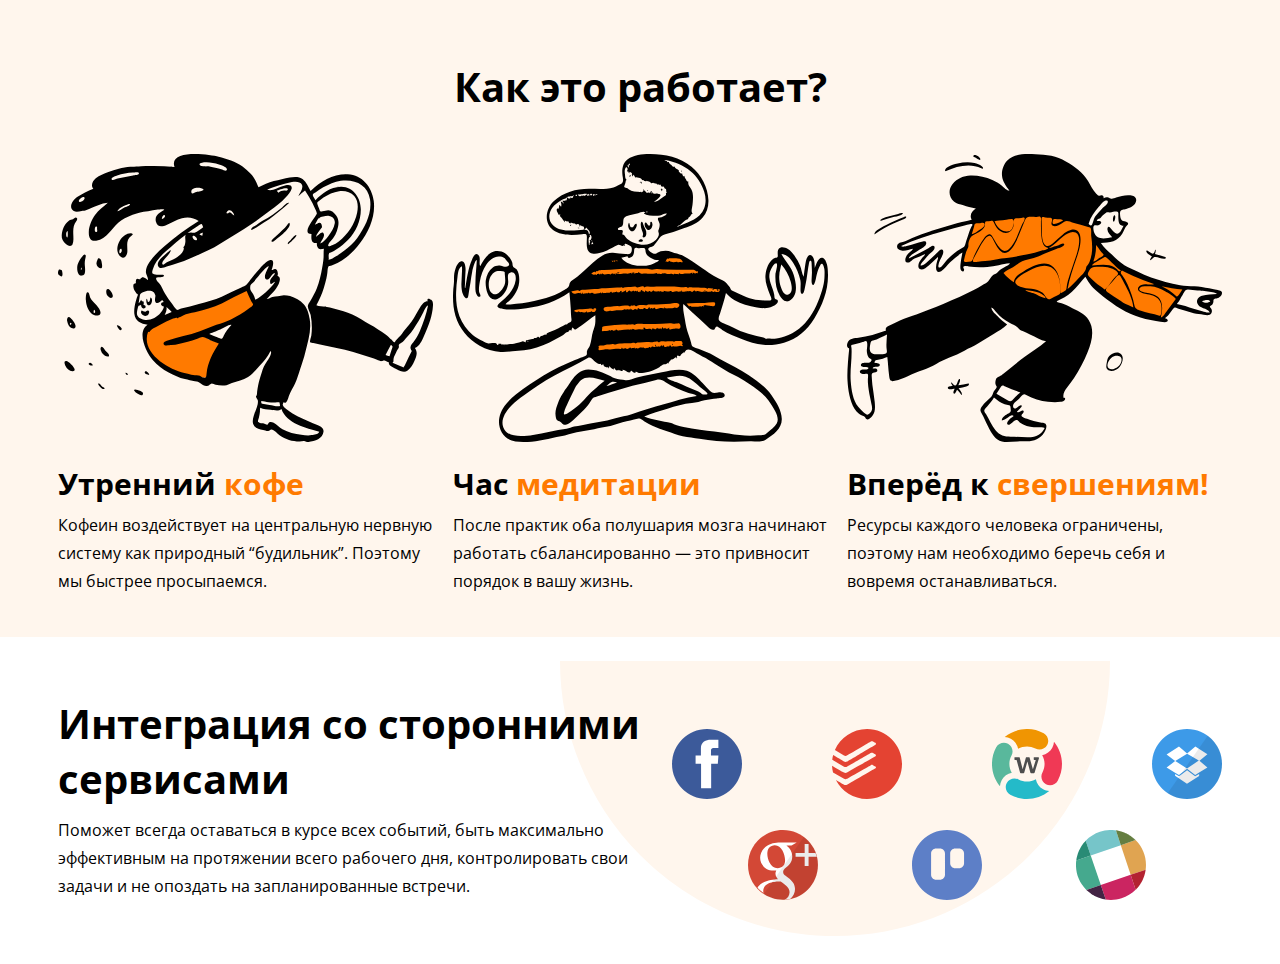
<file: 02_svg/index.html>
<!DOCTYPE html>
<html lang="ru">
<head>
  <meta charset="UTF-8">
  <meta name="viewport" content="width=device-width, initial-scale=1.0">

  <link rel="stylesheet" href="style.css">
  <title>SVG</title>
</head>
<body class="page">
  <main>
    <div class="container container__top">
      <h1 class="title">Как это работает?</h1>
      <ul class="cards">
        <li class="card">
          <div class="card__img">
            <svg width="375" height="288">
              <use xlink:href="simbol.svg#coffee"></use>
            </svg>
          </div>
          <div class="card__descr">
            <p class="card__title">Утренний <span class="card__title-accent">кофе</span></p>
            <p class="card__caption">
              Кофеин воздействует на центральную нервную систему как природный “будильник”. Поэтому мы быстрее просыпаемся.
            </p>
          </div>
        </li>
        <li class="card">
          <div class="card__img">
            <svg width="375" height="288">
              <use xlink:href="simbol.svg#meditation"></use>
            </svg>
          </div>
          <div class="card__descr">
            <p class="card__title">Час <span class="card__title-accent">медитации</span></p>
            <p class="card__caption">
              После практик оба полушария мозга начинают работать сбалансированно — это привносит порядок в вашу жизнь.
            </p>
          </div>
        </li>
        <li class="card">
          <div class="card__img">
            <svg width="375" height="288">
              <use xlink:href="simbol.svg#forward"></use>
            </svg>
          </div>
          <div class="card__descr">
            <p class="card__title">Вперёд к <span class="card__title-accent">свершениям!</span></p>
            <p class="card__caption">
              Ресурсы каждого человека ограничены, поэтому нам необходимо беречь себя и вовремя останавливаться.
            </p>
          </div>
        </li>
      </ul>
    </div>


    <div class="container container__bottom">
      <div class="integration">
        <div class="integration__left">
          <h2 class="integration__title">
            Интеграция со сторонними сервисами
          </h2>
          <p class="integration__descr">
            Поможет всегда оставаться в курсе всех событий, быть максимально эффективным на протяжении всего рабочего дня, контролировать свои задачи и не опоздать на запланированные встречи.
          </p>
        </div>
        <div class="integration__right">
          <div class="integration__soc">
            <div class="integration__soc-top">
              <svg class="icon-top" width="70" height="70">
                <use xlink:href="simbol.svg#facebook"></use>
              </svg>
              <svg class="icon-top" width="70" height="70">
                <use xlink:href="simbol.svg#trello-plain-logo"></use>
              </svg>
              <svg class="icon-top" width="70" height="70">
                <use xlink:href="simbol.svg#worklio"></use>
              </svg>
              <svg class="icon-top" width="70" height="70">
                <use xlink:href="simbol.svg#dropbox"></use>
              </svg>
            </div>
            <div class="integration__soc-bottom">
              <svg class="icon-btm" width="70" height="70">
                <use xlink:href="simbol.svg#google"></use>
              </svg>
              <svg class="icon-btm" width="70" height="70">
                <use xlink:href="simbol.svg#trello-plain"></use>
              </svg>
              <svg class="icon-btm" width="70" height="70">
                <use xlink:href="simbol.svg#slack"></use>
              </svg>
            </div>
          </div>
        </div>
      </div>
    </div>
  </main>
</body>
</html>
</file>
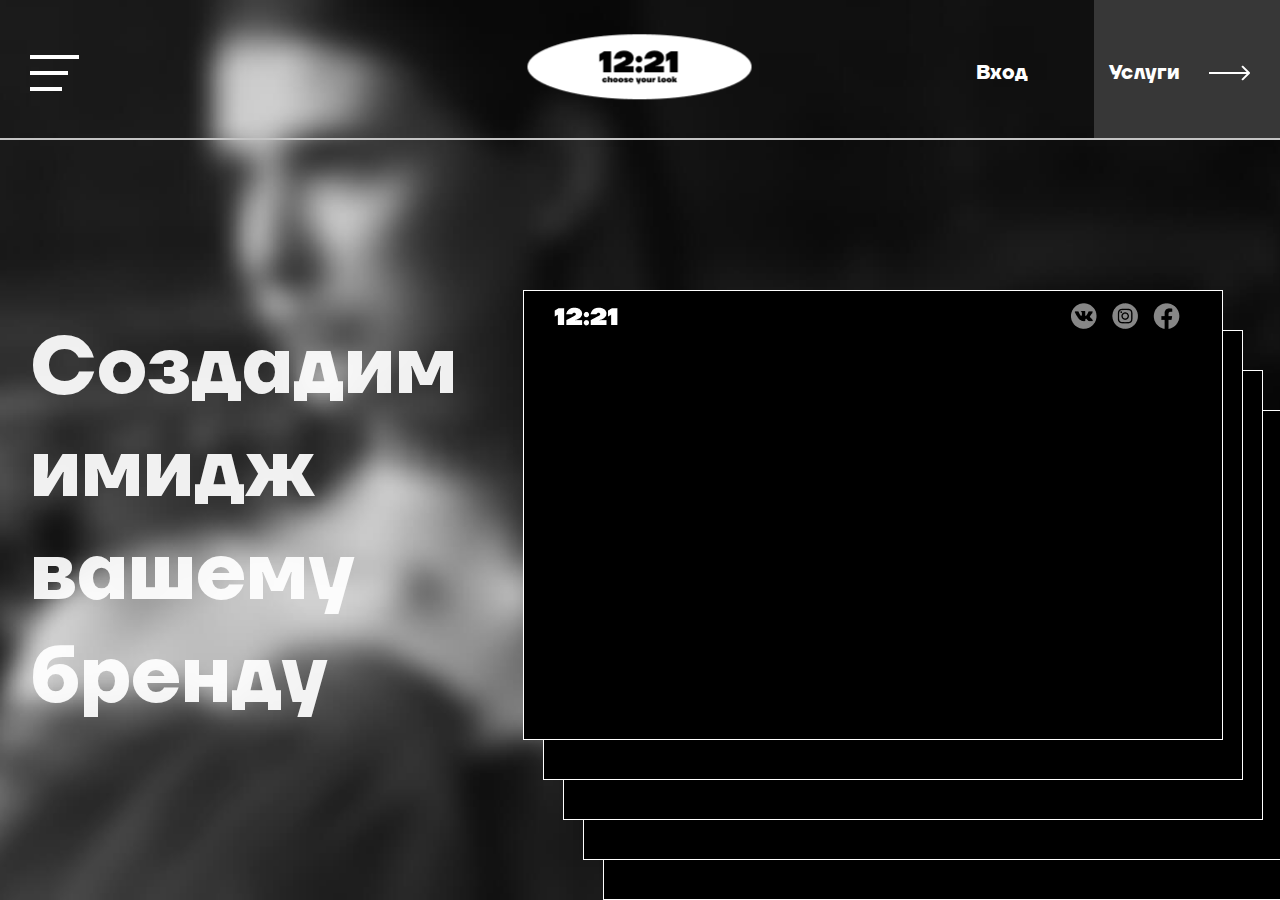
<file: 03_js-animation/index.html>
<!DOCTYPE html>
<html lang="ru">

<head>
  <meta charset="UTF-8">
  <meta name="viewport" content="width=device-width, initial-scale=1.0">
  <title>Animation</title>
  <link rel="stylesheet" href="css/normalize.css">
  <link rel="stylesheet" href="css/style.css">

  <script defer src="https://cdnjs.cloudflare.com/ajax/libs/gsap/3.12.5/gsap.min.js"></script>
  <script defer src="main.js"></script>
</head>

<body>
  <div class="site">
		<div class="menu">
			<div class="menu__top">
        <div class="container">
          <button class="close btn-reset" aria-label="Закрыть меню"></button>
        </div>
      </div>
      <div class="menu__wrapper">
        <div class="container menu__container">
          <div class="menu__left">
            <nav class="nav menu__nav" title="Главное меню">
              <ul class="nav__list list-reset">
                <li class="nav__item"><a href="#" class="nav__link">О нас</a></li>
                <li class="nav__item"><a href="#" class="nav__link">Портфолио</a></li>
                <li class="nav__item"><a href="#" class="nav__link">Создание стратегии</a></li>
                <li class="nav__item"><a href="#" class="nav__link">Фотосъёмка</a></li>
                <li class="nav__item"><a href="#" class="nav__link">Ретушь</a></li>
                <li class="nav__item"><a href="#" class="nav__link">Аренда студии</a></li>
                <li class="nav__item"><a href="#" class="nav__link">Контакты</a></li>
              </ul>
            </nav>
            <ul class="social list-reset">
              <li class="social__item"><a href="#" class="social__link social__link--vk" aria-label="Перейти во Вконтакте"></a></li>
              <li class="social__item"><a href="#" class="social__link social__link--insta" aria-label="Перейти в Инстаграм"></a></li>
              <li class="social__item"><a href="#" class="social__link social__link--fb" aria-label="Перейти в Фейсбук"></a></li>
            </ul>
          </div>
          <div class="menu__right">
            <div class="sub-menu">
              <h3 class="sub-menu__title">Кейсы</h3>
              <ul class="sub-menu__list list-reset">
                <li class="sub-menu__item"><a href="#" class="sub-menu__link">Уста к устам</a></li>
                <li class="sub-menu__item"><a href="#" class="sub-menu__link">Zara</a></li>
                <li class="sub-menu__item"><a href="#" class="sub-menu__link">New Balance</a></li>
                <li class="sub-menu__item"><a href="#" class="sub-menu__link">Levi`s</a></li>
                <li class="sub-menu__item"><a href="#" class="sub-menu__link">Rains</a></li>
                <li class="sub-menu__item"><a href="#" class="sub-menu__link">Abercrombie & Fitch</a></li>
                <li class="sub-menu__item"><a href="#" class="sub-menu__link">Massimo Dutti</a></li>
              </ul>
            </div>
            <div class="sub-menu">
              <h3 class="sub-menu__title">Партнёрам</h3>
              <ul class="sub-menu__list list-reset">
                <li class="sub-menu__item"><a href="#" class="sub-menu__link">Условия партнёрства</a></li>
                <li class="sub-menu__item"><a href="#" class="sub-menu__link">Статистика</a></li>
                <li class="sub-menu__item"><a href="#" class="sub-menu__link">О нас</a></li>
              </ul>
            </div>
          </div>
        </div>
      </div>
		</div>
    <header class="header">
      <div class="container header__container">
        <button class="btn-reset burger" aria-label="Открыть меню">
          <span class="burger__line"></span>
          <span class="burger__line"></span>
          <span class="burger__line"></span>
        </button>
        <a class="logo">
          <img src="img/logo.png" alt="Логотип 12:21">
        </a>
        <nav class="header__nav nav" title="Мини-меню">
          <a href="#" class="nav__link">Вход</a>
          <a href="#" class="nav__link nav__link--arrow">Услуги</a>
        </nav>
      </div>
    </header>
    <main class="main">
      <section class="hero">
        <div class="container hero__container">
          <h1 class="visually-hidden">12:21 - Выбери свой look!</h1>
          <div class="hero__left">
            <h2 class="hero__title animation">
              Создадим имидж вашему бренду
            </h2>
            <p class="hero__descr">
              Все этапы создания контента. От&nbsp;фотосессии до&nbsp;пре-пресса.
            </p>
            <button class="btn reset hero__btn animation">Ознакомиться</button>
          </div>
          <div class="hero__photos photos">
            <div class="photos__shape">
              <div class="photos__author">
                Автор фото: Сергей Журавлёв. <a href="">Портфолио автора</a>
              </div>
              <div class="photos__head">
                <img src="img/12_21.png" aria-hidden="true" alt="">
                <img src="img/social.png" aria-hidden="true" alt="">
              </div>
              <div class="photos-wrap">
                <img class="photo-1" src="img/1.jpg" alt="Изображение 1">
                <img class="photo-2" src="img/2.jpg" alt="Изображение 2">
                <img class="photo-3" src="img/3.jpg" alt="Изображение 3">
              </div>
            </div>
            <div class="photos__shape"></div>
            <div class="photos__shape"></div>
            <div class="photos__shape"></div>
            <div class="photos__shape"></div>
          </div>
        </div>
      </section>
    </main>
  </div>
</body>

</html>
</file>
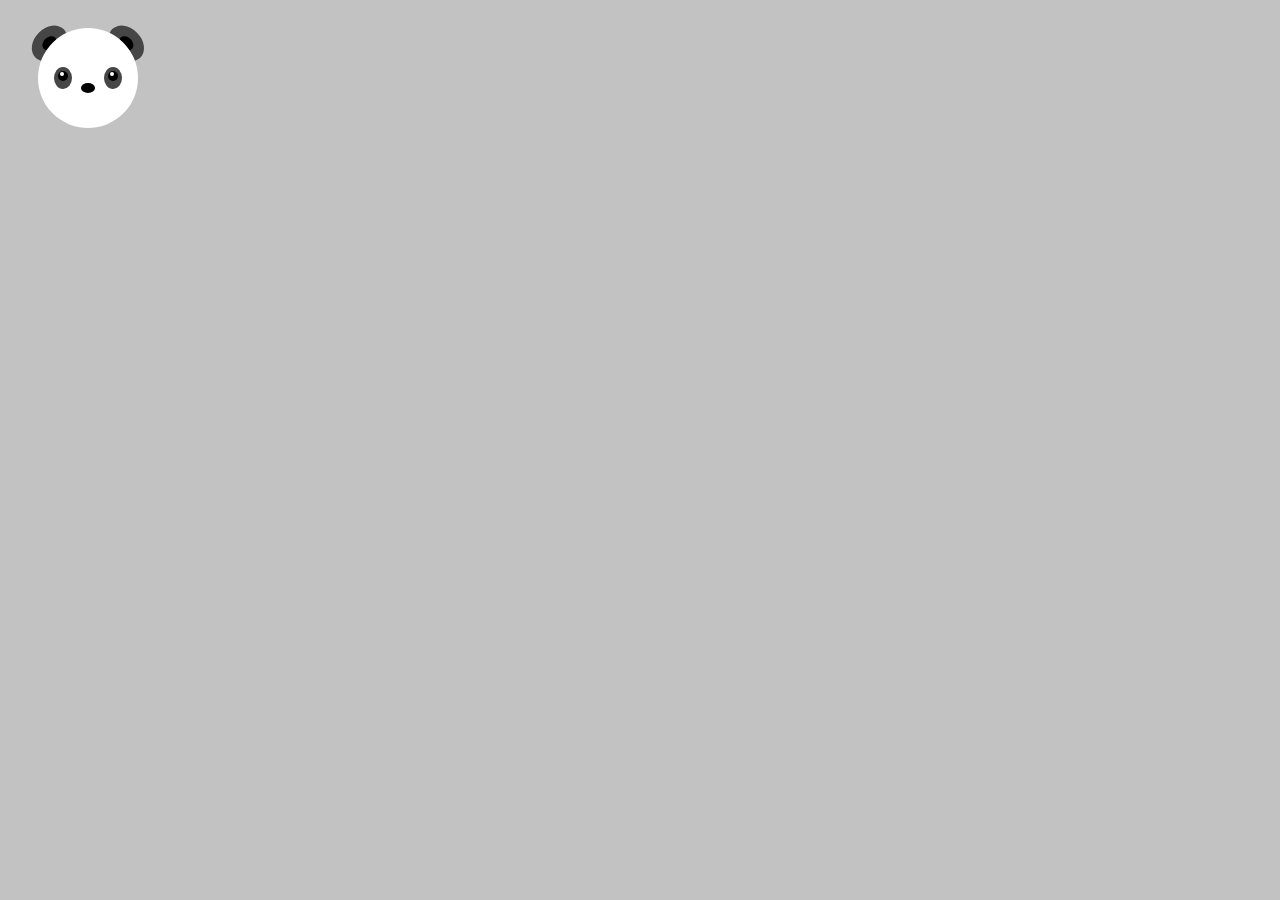
<file: 02_svg/panda.html>
<!DOCTYPE html>
<html lang="ru">
<head>
  <meta charset="UTF-8">
  <meta name="viewport" content="width=device-width, initial-scale=1.0">
  <title>Panda</title>
</head>
<body style="background-color: rgb(194, 194, 194);">
  <svg>
    <g id="panda" width="166" height="149">
      <ellipse cx="60" cy="40" rx="20" ry="15" transform="rotate(-45, 45, 60)" fill="rgb(70, 70, 70)"/>
      <ellipse cx="60" cy="40" rx="8" ry="6" transform="rotate(-45, 45, 60)" fill="black"/>
      <ellipse cx="53" cy="-73" rx="20" ry="15" transform="rotate(45, -45, 60)" fill="rgb(70, 70, 70)"/>
      <ellipse cx="53" cy="-73" rx="8" ry="6" transform="rotate(45, -45, 60)" fill="black"/>
      <circle r="50" cx="80" cy="70" fill="#fff"/>
      <ellipse cx="55" cy="70" rx="9" ry="11" fill="rgb(70, 70, 70)"/>
      <circle r="5" cx="55" cy="68" fill="#000"/>
      <circle r="2" cx="54" cy="66" fill="#fff"/>
      <ellipse cx="105" cy="70" rx="9" ry="11" fill="rgb(70, 70, 70)"/>
      <circle r="5" cx="105" cy="68" fill="#000"/>
      <circle r="2" cx="104" cy="66" fill="#fff"/>
      <ellipse cx="80" cy="80" rx="7" ry="5" fill="#000"/>
    </g>
  </svg>
</body>
</html>
</file>
<file: 02_svg/style.css>
html {
  box-sizing: border-box;
}

*,
*::after,
*::before {
  box-sizing: border-box;
}

@font-face {
  font-family: 'Open Sans';
  src: local('Open Sans'),
    url('fonts/OpenSansRegular.woff2'),
    url('fonts/OpenSansRegular.woff');
  font-style: normal;
  font-weight: 400;
}

@font-face {
  font-family: 'Open Sans';
  src: local('Open Sans'),
    url('fonts/OpenSansBold.woff2'),
    url('fonts/OpenSansBold.woff.woff');
  font-style: normal;
  font-weight: 700;
}

@media(max-width:1250px) {
  .cards {
    gap: 45px;
  }

  .icon-top:not(:last-child) {
    margin-right: 38px !important;
  }

  .icon-btm:not(:last-child) {
    margin-right: 23px !important;
  }
}

@media (max-width:1150px) {
  .integration {
    flex-direction: column;
  }
}

@media (max-width:950px) {
  .cards {
    flex-direction: column;
    align-items: center;
  }

  .integration {
    align-items: center;
  }
}

.page {
  margin: 0;
}

.container {
  max-width: 1440px;
  margin: 0 auto;
  padding: 0 58px;
}

.container__top {
  padding-top: 60px;
  padding-bottom: 42px;
  background-color: #FFF6ED;
}

.title {
  font-family: 'Open Sans', sans-serif;
  font-weight: 700;
  font-size: 40px;
  line-height: 54.47px;
  text-align: center;
  margin: 0;
  margin-bottom: 40px;
  color: #000;
}

.cards {
  display: flex;
  flex-wrap: wrap;
  justify-content: space-between;
  padding: 0;
  margin: 0;
}

.card {
  list-style-type: none;
  max-width: 375px;
}

.card__title {
  font-family: 'Open Sans', sans-serif;
  font-weight: 700;
  font-size: 30px;
  line-height: 40.85px;
  margin: 0;
  margin-bottom: 6px;
  color: #000;
}

.card__title-accent {
  color: #FF7A00;
}

.card__caption {
  font-family: 'Open Sans', sans-serif;
  font-weight: 400;
  font-size: 16px;
  line-height: 28px;
  margin: 0;
  color: #000;
}

.card__img {
  margin-bottom: 18px;
}

.container__bottom {
  padding-top: 60px;
  padding-bottom: 60px;
}

.integration {
  display: flex;
  justify-content: space-between;
}

.integration__left {
  max-width: 592px;
}

.integration__title {
  font-family: 'Open Sans', sans-serif;
  font-weight: 700;
  font-size: 40px;
  line-height: 54.47px;
  margin: 0;
  margin-bottom: 10px;
  color: #000;
}

.integration__descr {
  font-family: 'Open Sans', sans-serif;
  font-weight: 400;
  font-size: 16px;
  line-height: 28px;
  margin: 0;
  color: #000;
}

.integration__soc {
  position: relative;
  text-align: center;
  max-width: 550px;
  padding-top: 32px;
}

.integration__soc::before {
  position: absolute;
  z-index: -1;
  content: url("img/Frame.svg");
  top: -36px;
  right: 112px;
  width: 550px;
  height: 275px;
}

.integration__soc-top {
  margin-bottom: 27px;
}


.icon-top:not(:last-child) {
  margin-right: 86px;
}

.icon-btm:not(:last-child) {
  margin-right: 90px;
}
</file>
<file: 03_js-animation/css/style.css>
@font-face {
	font-family: 'Gilroy';
	src: url('../fonts/TTFirsNeue-Regular.woff2') format('woff2');
	font-display: swap;
	font-weight: 400;
	font-style: normal;
}

@font-face {
	font-family: 'Gilroy';
  src: url('../fonts/TTFirsNeue-Bold.woff2') format('woff2');
	font-display: swap;
	font-weight: 700;
	font-style: normal;
}

* {
	box-sizing: border-box;
}

body {
	margin: 0;
  font-family: 'Gilroy', sans-serif;
  min-width: 1333px;
}

a {
	color: inherit;
	text-decoration: none;
}

.site {
  overflow: hidden;
}

img {
  max-width: 100%;
}

.btn-reset {
  border: none;
  padding: 0;
  background-color: transparent;
  cursor: pointer;
}

.visually-hidden {
  position: absolute !important;
  clip: rect(1px 1px 1px 1px);
  /* IE6, IE7 */
  clip: rect(1px, 1px, 1px, 1px);
  padding: 0 !important;
  border: 0 !important;
  height: 1px !important;
  width: 1px !important;
  overflow: hidden;
}

.list-reset {
  margin: 0;
  padding: 0;
  list-style: none;
}

.container {
  max-width: 1780px;
  padding: 0 30px;
  margin: 0 auto;
}

.header {
  position: absolute;
  left: 0;
  top: 0;
  width: 100%;
  z-index: 5;
  padding-top: 55px;
  padding-bottom: 47px;
  border-bottom: 2px solid #C4C4C4;
}

.header::after {
  content: "";
  position: absolute;
  top: 0;
  right: 0;
  width: 14.5%;
  height: 100%;
  background-color: #373737;
}

.logo {
  position: absolute;
  left: 50%;
  top: 50%;
  transform: translate(-50%, -50%);
}

.burger {
  position: relative;
  width: 49px;
  height: 36px;
}

.burger__line {
  position: absolute;
  left: 0;
  top: 0;
  display: inline-block;
  width: 100%;
  height: 4px;
  background-color: #fff;
}

.burger__line:nth-child(2) {
  top: 50%;
  transform: translateY(-50%);
  width: 78%;
}

.burger__line:nth-child(3) {
  width: 66%;
  top: auto;
  bottom: 0;
}

.header__container {
  display: flex;
  align-items: center;
  justify-content: space-between;
}

.header__nav {
  position: relative;
  z-index: 3;
}

.nav__link {
  font-weight: 700;
  font-size: 20px;
  line-height: 26px;
  color: #FFFFFF;
}

.nav__link:not(:last-child) {
  margin-right: 76px;
}

.nav__link--arrow {
  background-image: url("../img/arrow.svg");
  background-position: right center;
  background-repeat: no-repeat;
  padding-right: 70px;
}

.hero {
  padding-top: 140px;
  overflow: hidden;
  height: 100vh;
  /* min-height: 1080px; */
  width: 100%;
  background-image: url("../img/bg.jpg");
  background-position: center;
  background-size: cover;
  background-repeat: no-repeat;
}

.hero__left {
  max-width: 737px;
}

.hero__title {
  margin: 0;
  margin-bottom: 20px;
  font-weight: 700;
  font-size: 80px;
  line-height: 103px;
  color: #FFFFFF;
}

.hero__descr {
  margin: 0;
  margin-bottom: 58px;
  font-weight: 400;
  font-size: 40px;
  line-height: 52px;
  color: #FFFFFF;
}

.hero__btn {
  font-weight: 700;
  font-size: 20px;
  color: #000000;
  padding: 33px 38px;
}

.photos {
  position: relative;
  display: flex;
  align-items: flex-end;
  justify-content: flex-end;
}

.photos__shape {
  position: absolute;
  right: 0;
  bottom: 0;
  width: 843px;
  height: 504px;
  background: #000000;
  border: 1px solid #FFFFFF;
  padding-left: 40px;
  padding-right: 26px;
  padding-bottom: 55px;
}

.photos__author {
  color: #fff;
  position: absolute;
  bottom: calc(100% + 22px);
  left: 50%;
  transform: translateX(-50%);
  font-weight: 400;
  font-size: 20px;
  line-height: 26px;
  color: #FFFFFF;
  text-align: center;
  width: 100%;
}

.photos__author a {
  border-bottom: 1px solid #FFFFFF;
}

.photos__head {
  display: flex;
  align-items: center;
  justify-content: space-between;
  padding: 12px 0;
  padding-right: 12px;
}

.photos-wrap {
  display: grid;
  gap: 26px;
  grid-template-columns: repeat(3, 1fr);
  grid-template-rows: repeat(2, 192px);
}

.photos-wrap img:first-child {
  grid-column: 2 span;
  grid-row: 2 span;
}

.photos-wrap img {
  width: 100%;
  height: 100%;
  object-fit: cover;
}

.photos__shape:last-child {
  position: initial;
}

.photos__shape:nth-last-child(2) {
  bottom: 40px;
  left: -20px;
  z-index: 3;
}

.photos__shape:nth-last-child(3) {
  bottom: 80px;
  left: -40px;
  z-index: 4;
}

.photos__shape:nth-last-child(4) {
  bottom: 120px;
  left: -60px;
  z-index: 5;
}

.photos__shape:nth-last-child(5) {
  bottom: 160px;
  left: -80px;
  z-index: 6;
}

.hero__container {
  height: 100%;
  padding-top: 240px;
  display: flex;
  justify-content: space-between;
}

.menu {
  display: none;
  position: absolute;
  overflow: hidden;
  left: 0;
  top: 0;
  z-index: 100;
  height: 100vh;
  width: 100%;
}

.menu.menu--open {
  display: block;
}

.menu__wrapper {
  display: none;
  height: 100vh;
  width: 100%;
  background-color: #373737;
}

.menu__top {
  padding: 49px 0;
  background-color: #111;
}

.close {
  width: 36px;
  height: 36px;
  background-image: url("../img/close.svg");
  background-position: center;
  background-size: cover;
  background-repeat: no-repeat;
}

.menu__container {
  display: flex;
  justify-content: space-between;
  padding-top: 73px;
  padding-bottom: 50px;
}

.menu__nav {
  padding-top: 10px;
  margin-bottom: 135px;
}

.menu__nav .nav__link {
  font-size: 40px;
}

.menu__nav .nav__item:not(:last-child) {
  margin-bottom: 51px;
}

.social__link {
  display: inline-block;
  width: 58px;
  height: 58px;
  background-position: center;
  background-repeat: no-repeat;
  background-size: cover;
}

.social__link--vk {
  background-image: url("../img/vk.svg");
}

.social__link--insta {
  background-image: url("../img/instagram.svg");
}

.social__link--fb {
  background-image: url("../img/fb.svg");
}

.social {
  display: flex;
  align-items: center;
}

.social__item:not(:last-child) {
  margin-right: 36px;
}

.menu__right {
  display: flex;
}

.sub-menu {
  color: #fff;
}

.sub-menu__title {
  margin: 0;
  margin-bottom: 34px;
  font-weight: 400;
  font-size: 40px;
}

.sub-menu__link {
  font-weight: 400;
  font-size: 20px;
  color: #999;
}

.sub-menu:not(:last-child) {
  margin-right: 90px;
}

.sub-menu__item:not(:last-child) {
  margin-bottom: 17px;
}

a {
  transition: color 0.3s;
}

a:hover {
  color: #5a5a5a;
}

.social__link,
.close,
.burger {
  transition: opacity 0.3s;
}

.social__link:hover,
.close:hover,
.burger:hover {
  opacity: 0.7;
}

@media (max-height: 1079px) {
  .hero__container {
    padding-top: 170px;
  }

  .menu__container {
    padding: 30px;
  }

  .menu__nav {
    margin-bottom: 80px;
  }

  .photos__shape {
    width: 700px;
    height: 450px;
    padding: 30px;
    padding-top: 0;
  }

  .photos-wrap {
    grid-template-rows: repeat(2, 170px);
  }
}

@media (max-height: 800px) {
  .hero {
    min-height: 640px;
  }

  .menu {
    min-height: 640px;
  }

  .hero__container {
    padding-top: 50px;
  }

  .photos__shape {
    width: 600px;
    height: 300px;
    padding: 30px;
    padding-top: 0;
  }

  .photos-wrap {
    grid-template-rows: repeat(2, 100px);
  }

  .hero__left {
    max-width: 40%;
  }

  .hero__title {
    font-size: 55px;
    line-height: 70px;
  }

  .hero__descr {
    font-size: 24px;
    line-height: 30px;
  }

  .hero__btn {
    font-size: 16px;
    padding: 20px 25px;
  }

  .header {
    padding: 20px 0;
  }

  .menu__top {
    padding: 20px 0;
  }

  .nav__link {
    font-size: 16px;
  }

  .burger {
    width: 39px;
    height: 26px;
  }

  .logo {
    text-align: center;
  }

  .logo img {
    max-width: 70%;
  }

  .menu__nav .nav__link {
    font-size: 30px;
  }

  .menu__nav .nav__item:not(:last-child) {
    margin-bottom: 20px;
  }
}
</file>
